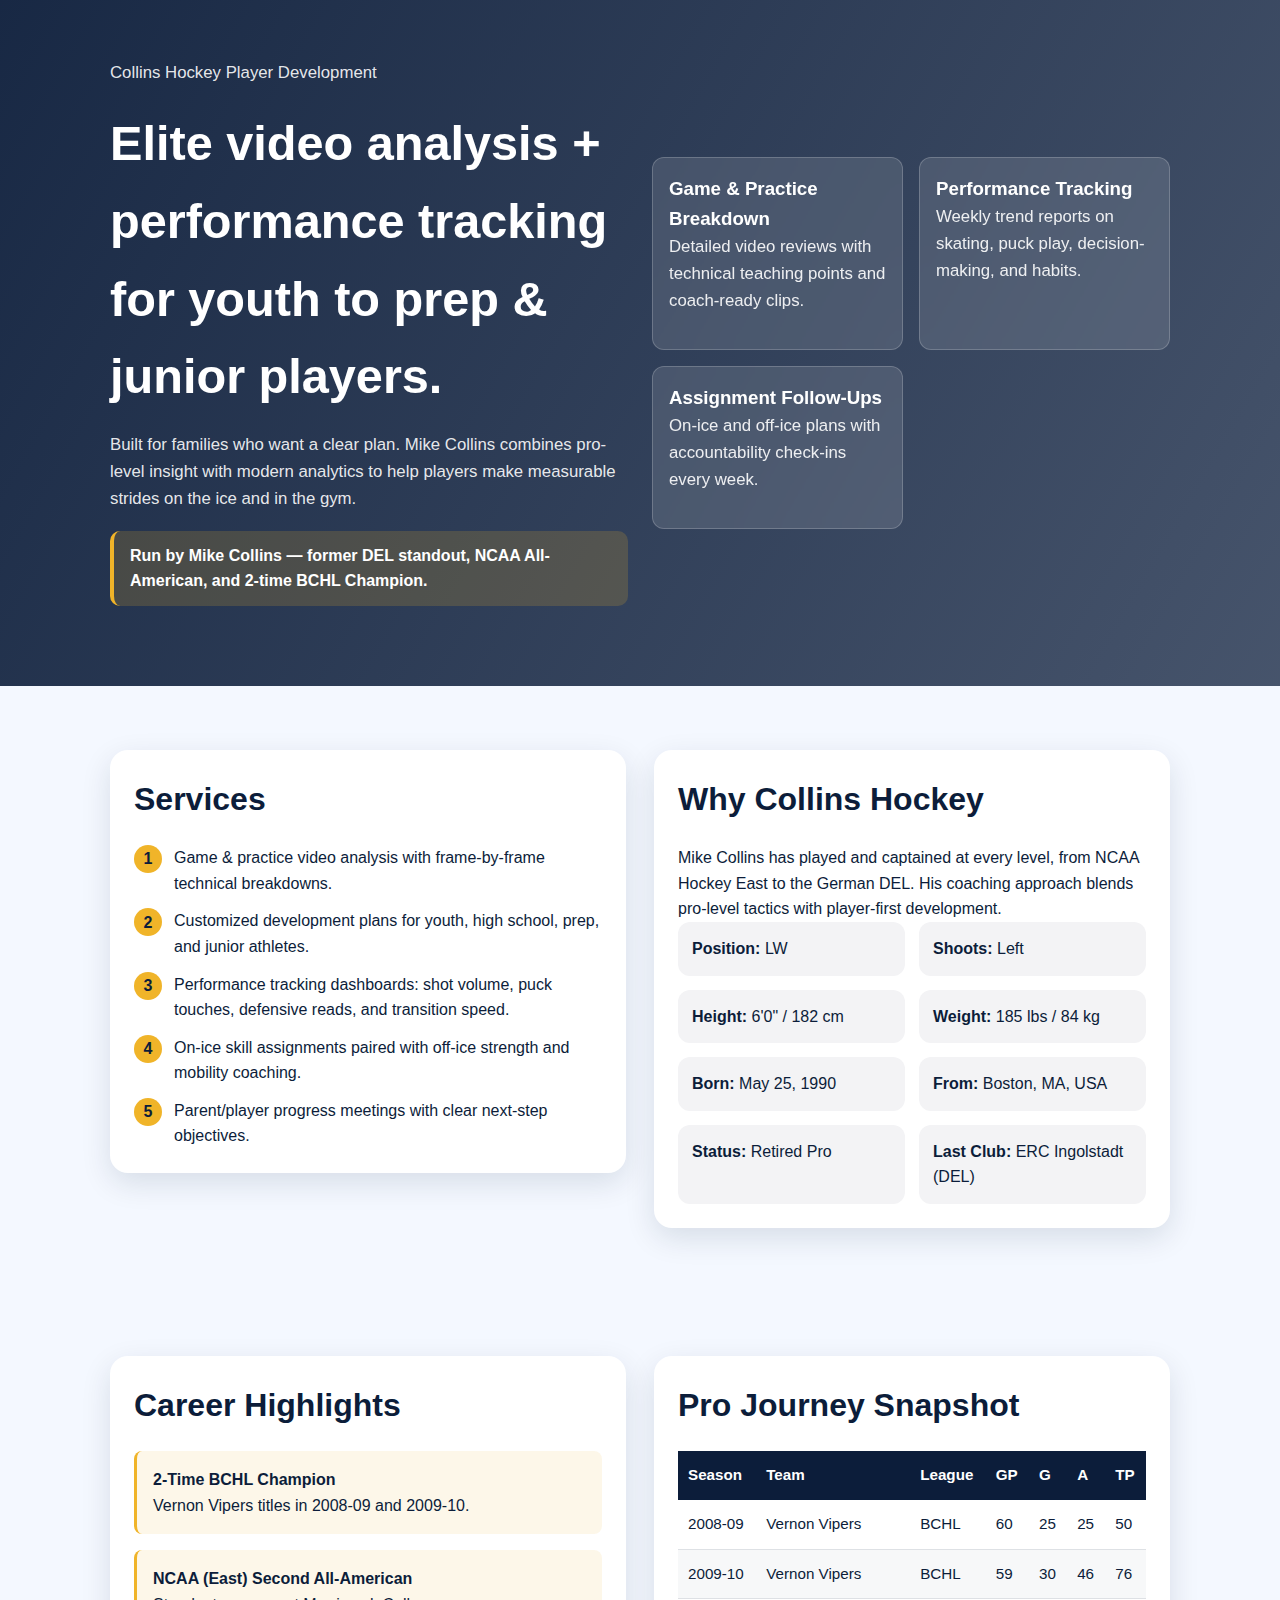
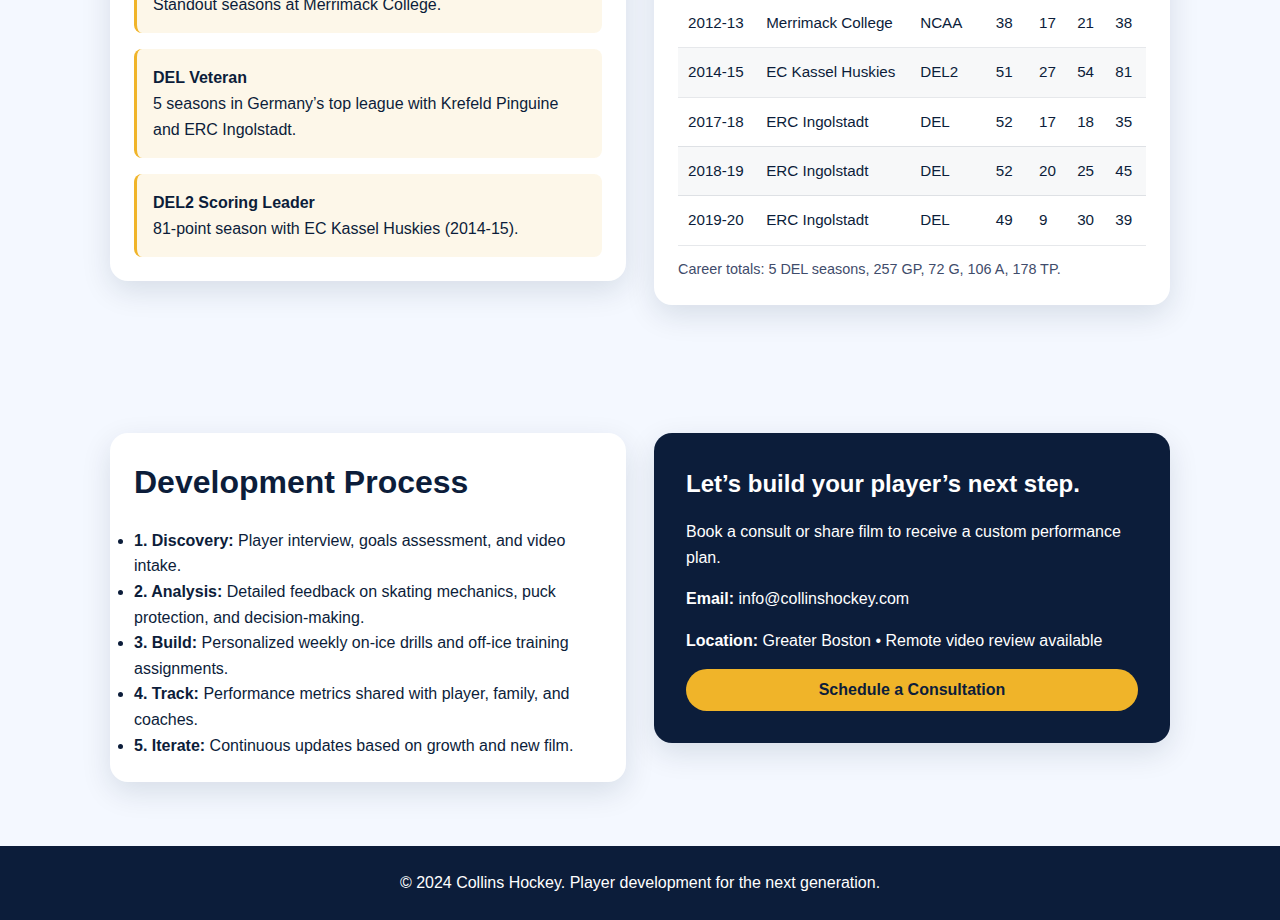
<file: index.html>
<!DOCTYPE html>
<html lang="en">
<head>
  <meta charset="UTF-8" />
  <meta name="viewport" content="width=device-width, initial-scale=1.0" />
  <title>Collins Hockey | Player Development & Video Analysis</title>
  <style>
    :root {
      color-scheme: light;
      --navy: #0c1d3a;
      --ice: #f4f8ff;
      --slate: #3f4c6b;
      --gold: #f0b429;
      --white: #ffffff;
      --shadow: 0 10px 30px rgba(12, 29, 58, 0.12);
    }

    * {
      box-sizing: border-box;
      margin: 0;
      padding: 0;
    }

    body {
      font-family: "Segoe UI", "Helvetica Neue", Arial, sans-serif;
      background: var(--ice);
      color: var(--navy);
      line-height: 1.6;
    }

    header {
      background: linear-gradient(120deg, rgba(12, 29, 58, 0.95), rgba(12, 29, 58, 0.75)),
        url("https://images.unsplash.com/photo-1511512578047-dfb367046420?auto=format&fit=crop&w=1600&q=80") center/cover;
      color: var(--white);
      padding: 60px 20px 80px;
    }

    .container {
      max-width: 1100px;
      margin: 0 auto;
      padding: 0 20px;
    }

    .hero {
      display: grid;
      gap: 24px;
      grid-template-columns: repeat(auto-fit, minmax(280px, 1fr));
      align-items: center;
    }

    .hero h1 {
      font-size: clamp(2.2rem, 3.8vw, 3.4rem);
      margin-bottom: 16px;
    }

    .hero p {
      font-size: 1.05rem;
      margin-bottom: 18px;
      color: rgba(255, 255, 255, 0.9);
    }

    .hero .highlight {
      background: rgba(240, 180, 41, 0.18);
      border-left: 4px solid var(--gold);
      padding: 12px 16px;
      border-radius: 10px;
      font-weight: 600;
    }

    .callouts {
      display: grid;
      gap: 16px;
      grid-template-columns: repeat(auto-fit, minmax(200px, 1fr));
      margin-top: 20px;
    }

    .callout {
      background: rgba(255, 255, 255, 0.12);
      padding: 16px;
      border-radius: 12px;
      backdrop-filter: blur(8px);
      border: 1px solid rgba(255, 255, 255, 0.2);
    }

    section {
      padding: 64px 0;
    }

    .section-title {
      font-size: 2rem;
      margin-bottom: 20px;
    }

    .grid-2 {
      display: grid;
      gap: 28px;
      grid-template-columns: repeat(auto-fit, minmax(260px, 1fr));
      align-items: start;
    }

    .card {
      background: var(--white);
      border-radius: 18px;
      padding: 24px;
      box-shadow: var(--shadow);
    }

    .card h3 {
      margin-bottom: 12px;
    }

    .services ul,
    .details ul {
      list-style: none;
      display: grid;
      gap: 12px;
    }

    .services li {
      display: flex;
      gap: 12px;
      align-items: flex-start;
    }

    .services span {
      background: var(--gold);
      color: var(--navy);
      font-weight: 700;
      border-radius: 999px;
      width: 28px;
      height: 28px;
      display: inline-flex;
      align-items: center;
      justify-content: center;
      flex-shrink: 0;
    }

    .bio-grid {
      display: grid;
      gap: 14px;
      grid-template-columns: repeat(auto-fit, minmax(160px, 1fr));
    }

    .bio-item {
      background: rgba(12, 29, 58, 0.05);
      padding: 14px;
      border-radius: 12px;
    }

    table {
      width: 100%;
      border-collapse: collapse;
      font-size: 0.95rem;
    }

    thead {
      background: var(--navy);
      color: var(--white);
    }

    th,
    td {
      padding: 12px 10px;
      text-align: left;
      border-bottom: 1px solid rgba(12, 29, 58, 0.1);
    }

    tbody tr:nth-child(even) {
      background: rgba(12, 29, 58, 0.03);
    }

    .timeline {
      display: grid;
      gap: 16px;
    }

    .timeline-item {
      padding: 16px;
      border-left: 3px solid var(--gold);
      background: rgba(240, 180, 41, 0.1);
      border-radius: 8px;
    }

    .cta {
      background: var(--navy);
      color: var(--white);
      border-radius: 18px;
      padding: 32px;
      display: grid;
      gap: 16px;
      box-shadow: var(--shadow);
    }

    .cta button {
      background: var(--gold);
      color: var(--navy);
      border: none;
      padding: 12px 20px;
      border-radius: 999px;
      font-weight: 700;
      font-size: 1rem;
    }

    footer {
      background: var(--navy);
      color: var(--white);
      padding: 24px 20px;
      text-align: center;
    }

    .small {
      font-size: 0.9rem;
      color: var(--slate);
    }

    @media (max-width: 768px) {
      header {
        padding-top: 40px;
        padding-bottom: 60px;
      }

      .cta {
        text-align: center;
      }
    }
  </style>
</head>
<body>
  <header>
    <div class="container hero">
      <div>
        <p class="small">Collins Hockey Player Development</p>
        <h1>Elite video analysis + performance tracking for youth to prep &amp; junior players.</h1>
        <p>
          Built for families who want a clear plan. Mike Collins combines pro-level insight with
          modern analytics to help players make measurable strides on the ice and in the gym.
        </p>
        <div class="highlight">Run by Mike Collins — former DEL standout, NCAA All-American, and 2-time BCHL Champion.</div>
      </div>
      <div class="callouts">
        <div class="callout">
          <h3>Game &amp; Practice Breakdown</h3>
          <p>Detailed video reviews with technical teaching points and coach-ready clips.</p>
        </div>
        <div class="callout">
          <h3>Performance Tracking</h3>
          <p>Weekly trend reports on skating, puck play, decision-making, and habits.</p>
        </div>
        <div class="callout">
          <h3>Assignment Follow-Ups</h3>
          <p>On-ice and off-ice plans with accountability check-ins every week.</p>
        </div>
      </div>
    </div>
  </header>

  <section>
    <div class="container grid-2">
      <div class="card services">
        <h2 class="section-title">Services</h2>
        <ul>
          <li><span>1</span>Game &amp; practice video analysis with frame-by-frame technical breakdowns.</li>
          <li><span>2</span>Customized development plans for youth, high school, prep, and junior athletes.</li>
          <li><span>3</span>Performance tracking dashboards: shot volume, puck touches, defensive reads, and transition speed.</li>
          <li><span>4</span>On-ice skill assignments paired with off-ice strength and mobility coaching.</li>
          <li><span>5</span>Parent/player progress meetings with clear next-step objectives.</li>
        </ul>
      </div>
      <div class="card details">
        <h2 class="section-title">Why Collins Hockey</h2>
        <p>
          Mike Collins has played and captained at every level, from NCAA Hockey East to the German DEL.
          His coaching approach blends pro-level tactics with player-first development.
        </p>
        <div class="bio-grid">
          <div class="bio-item"><strong>Position:</strong> LW</div>
          <div class="bio-item"><strong>Shoots:</strong> Left</div>
          <div class="bio-item"><strong>Height:</strong> 6'0" / 182 cm</div>
          <div class="bio-item"><strong>Weight:</strong> 185 lbs / 84 kg</div>
          <div class="bio-item"><strong>Born:</strong> May 25, 1990</div>
          <div class="bio-item"><strong>From:</strong> Boston, MA, USA</div>
          <div class="bio-item"><strong>Status:</strong> Retired Pro</div>
          <div class="bio-item"><strong>Last Club:</strong> ERC Ingolstadt (DEL)</div>
        </div>
      </div>
    </div>
  </section>

  <section>
    <div class="container grid-2">
      <div class="card">
        <h2 class="section-title">Career Highlights</h2>
        <div class="timeline">
          <div class="timeline-item">
            <strong>2-Time BCHL Champion</strong>
            <p>Vernon Vipers titles in 2008-09 and 2009-10.</p>
          </div>
          <div class="timeline-item">
            <strong>NCAA (East) Second All-American</strong>
            <p>Standout seasons at Merrimack College.</p>
          </div>
          <div class="timeline-item">
            <strong>DEL Veteran</strong>
            <p>5 seasons in Germany’s top league with Krefeld Pinguine and ERC Ingolstadt.</p>
          </div>
          <div class="timeline-item">
            <strong>DEL2 Scoring Leader</strong>
            <p>81-point season with EC Kassel Huskies (2014-15).</p>
          </div>
        </div>
      </div>
      <div class="card">
        <h2 class="section-title">Pro Journey Snapshot</h2>
        <table aria-label="Mike Collins professional statistics">
          <thead>
            <tr>
              <th>Season</th>
              <th>Team</th>
              <th>League</th>
              <th>GP</th>
              <th>G</th>
              <th>A</th>
              <th>TP</th>
            </tr>
          </thead>
          <tbody>
            <tr>
              <td>2008-09</td>
              <td>Vernon Vipers</td>
              <td>BCHL</td>
              <td>60</td>
              <td>25</td>
              <td>25</td>
              <td>50</td>
            </tr>
            <tr>
              <td>2009-10</td>
              <td>Vernon Vipers</td>
              <td>BCHL</td>
              <td>59</td>
              <td>30</td>
              <td>46</td>
              <td>76</td>
            </tr>
            <tr>
              <td>2012-13</td>
              <td>Merrimack College</td>
              <td>NCAA</td>
              <td>38</td>
              <td>17</td>
              <td>21</td>
              <td>38</td>
            </tr>
            <tr>
              <td>2014-15</td>
              <td>EC Kassel Huskies</td>
              <td>DEL2</td>
              <td>51</td>
              <td>27</td>
              <td>54</td>
              <td>81</td>
            </tr>
            <tr>
              <td>2017-18</td>
              <td>ERC Ingolstadt</td>
              <td>DEL</td>
              <td>52</td>
              <td>17</td>
              <td>18</td>
              <td>35</td>
            </tr>
            <tr>
              <td>2018-19</td>
              <td>ERC Ingolstadt</td>
              <td>DEL</td>
              <td>52</td>
              <td>20</td>
              <td>25</td>
              <td>45</td>
            </tr>
            <tr>
              <td>2019-20</td>
              <td>ERC Ingolstadt</td>
              <td>DEL</td>
              <td>49</td>
              <td>9</td>
              <td>30</td>
              <td>39</td>
            </tr>
          </tbody>
        </table>
        <p class="small" style="margin-top: 12px;">Career totals: 5 DEL seasons, 257 GP, 72 G, 106 A, 178 TP.</p>
      </div>
    </div>
  </section>

  <section>
    <div class="container grid-2">
      <div class="card">
        <h2 class="section-title">Development Process</h2>
        <ul>
          <li><strong>1. Discovery:</strong> Player interview, goals assessment, and video intake.</li>
          <li><strong>2. Analysis:</strong> Detailed feedback on skating mechanics, puck protection, and decision-making.</li>
          <li><strong>3. Build:</strong> Personalized weekly on-ice drills and off-ice training assignments.</li>
          <li><strong>4. Track:</strong> Performance metrics shared with player, family, and coaches.</li>
          <li><strong>5. Iterate:</strong> Continuous updates based on growth and new film.</li>
        </ul>
      </div>
      <div class="cta">
        <h2>Let’s build your player’s next step.</h2>
        <p>Book a consult or share film to receive a custom performance plan.</p>
        <p><strong>Email:</strong> info@collinshockey.com</p>
        <p><strong>Location:</strong> Greater Boston • Remote video review available</p>
        <button type="button">Schedule a Consultation</button>
      </div>
    </div>
  </section>

  <footer>
    <div class="container">
      <p>© 2024 Collins Hockey. Player development for the next generation.</p>
    </div>
  </footer>
</body>
</html>
</file>
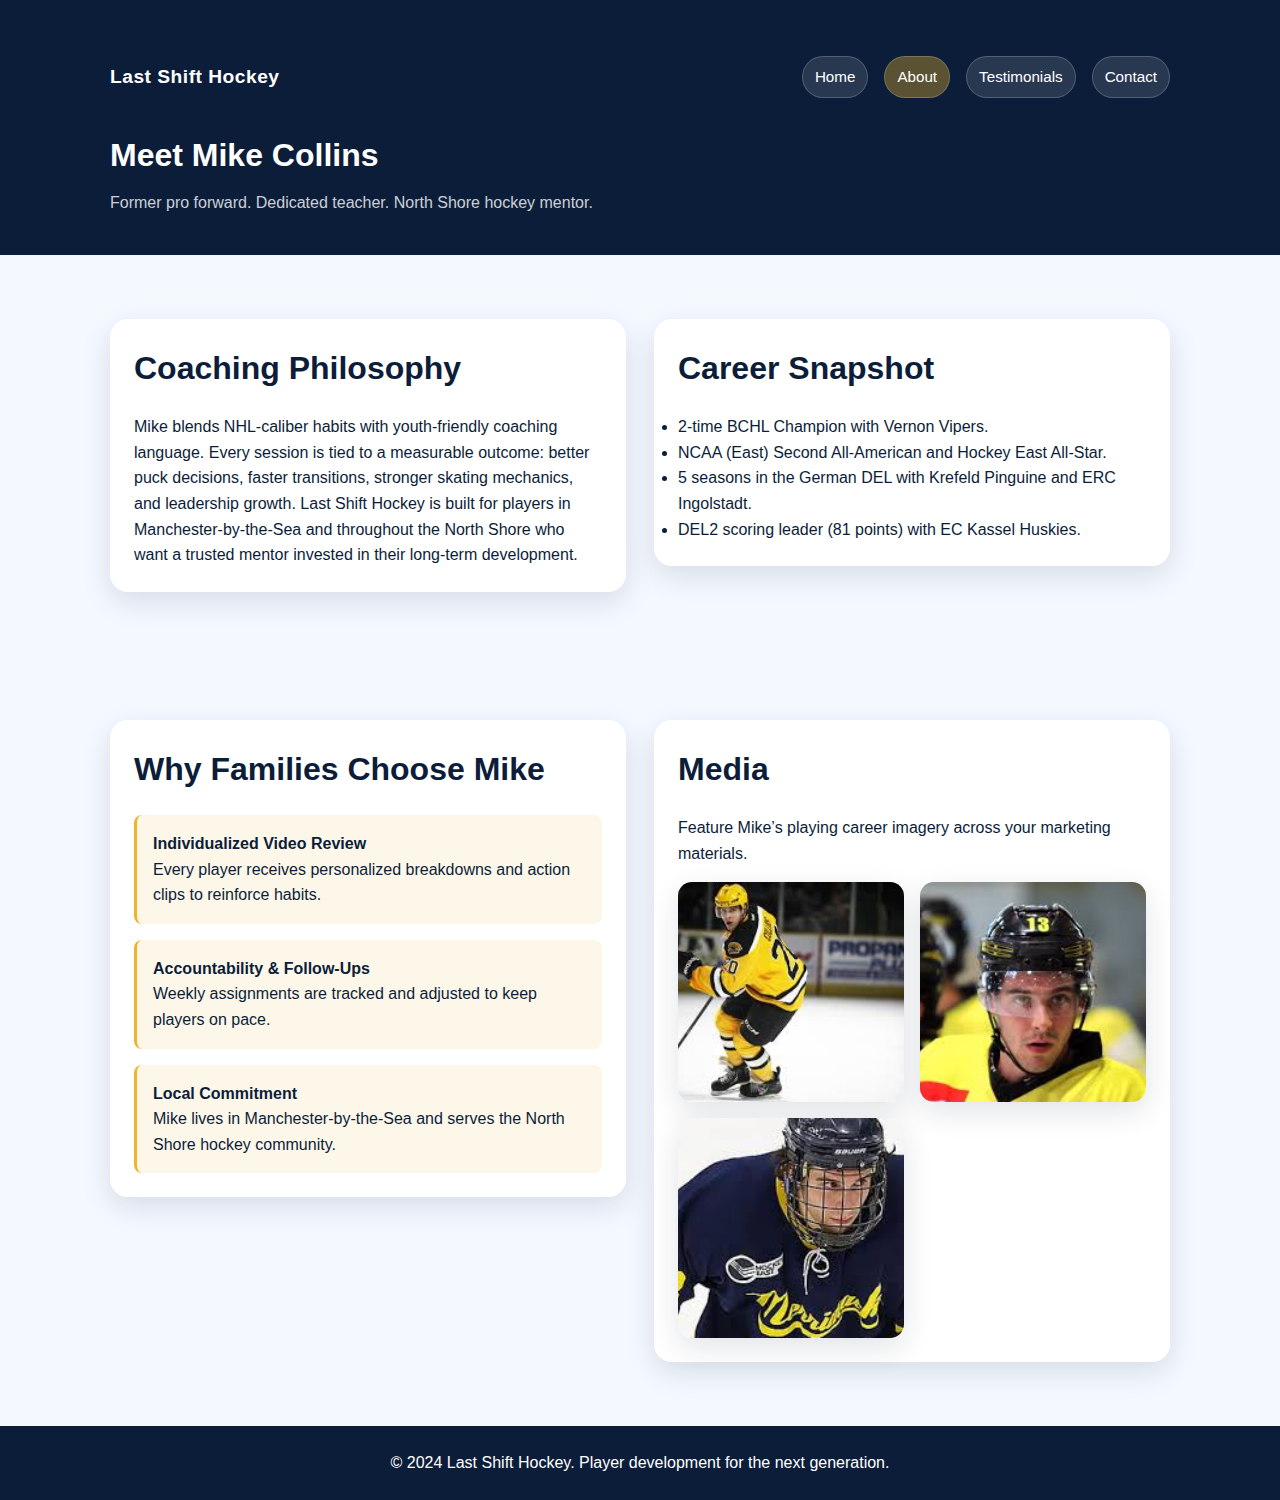
<file: about.html>
<!DOCTYPE html>
<html lang="en">
<head>
  <meta charset="UTF-8" />
  <meta name="viewport" content="width=device-width, initial-scale=1.0" />
  <title>About | Last Shift Hockey</title>
  <link rel="stylesheet" href="site.css" />
</head>
<body>
  <header class="page-hero">
    <div class="container">
      <nav class="site-nav">
        <div class="brand">Last Shift Hockey</div>
        <div class="nav-links">
          <a href="home.html">Home</a>
          <a href="about.html">About</a>
          <a href="testimonials.html">Testimonials</a>
          <a href="contact.html">Contact</a>
        </div>
      </nav>
      <h1>Meet Mike Collins</h1>
      <p class="subtitle">Former pro forward. Dedicated teacher. North Shore hockey mentor.</p>
    </div>
  </header>

  <section>
    <div class="container grid-2">
      <div class="card">
        <h2 class="section-title">Coaching Philosophy</h2>
        <p>
          Mike blends NHL-caliber habits with youth-friendly coaching language. Every session is tied to
          a measurable outcome: better puck decisions, faster transitions, stronger skating mechanics,
          and leadership growth. Last Shift Hockey is built for players in Manchester-by-the-Sea and
          throughout the North Shore who want a trusted mentor invested in their long-term development.
        </p>
      </div>
      <div class="card">
        <h2 class="section-title">Career Snapshot</h2>
        <ul>
          <li>2-time BCHL Champion with Vernon Vipers.</li>
          <li>NCAA (East) Second All-American and Hockey East All-Star.</li>
          <li>5 seasons in the German DEL with Krefeld Pinguine and ERC Ingolstadt.</li>
          <li>DEL2 scoring leader (81 points) with EC Kassel Huskies.</li>
        </ul>
      </div>
    </div>
  </section>

  <section>
    <div class="container grid-2">
      <div class="card">
        <h2 class="section-title">Why Families Choose Mike</h2>
        <div class="timeline">
          <div class="timeline-item">
            <strong>Individualized Video Review</strong>
            <p>Every player receives personalized breakdowns and action clips to reinforce habits.</p>
          </div>
          <div class="timeline-item">
            <strong>Accountability &amp; Follow-Ups</strong>
            <p>Weekly assignments are tracked and adjusted to keep players on pace.</p>
          </div>
          <div class="timeline-item">
            <strong>Local Commitment</strong>
            <p>Mike lives in Manchester-by-the-Sea and serves the North Shore hockey community.</p>
          </div>
        </div>
      </div>
      <div class="card">
        <h2 class="section-title">Media</h2>
        <p>Feature Mike’s playing career imagery across your marketing materials.</p>
        <div class="photo-grid">
          <img src="IMG_2446.jpeg" alt="Mike Collins skating with the puck." />
          <img src="IMG_2447.jpeg" alt="Mike Collins close-up in game action." />
          <img src="IMG_2448.jpeg" alt="Mike Collins in Merrimack uniform." />
        </div>
      </div>
    </div>
  </section>

  <footer>
    <div class="container">
      <p>© 2024 Last Shift Hockey. Player development for the next generation.</p>
    </div>
  </footer>

  <script src="site.js"></script>
</body>
</html>
</file>
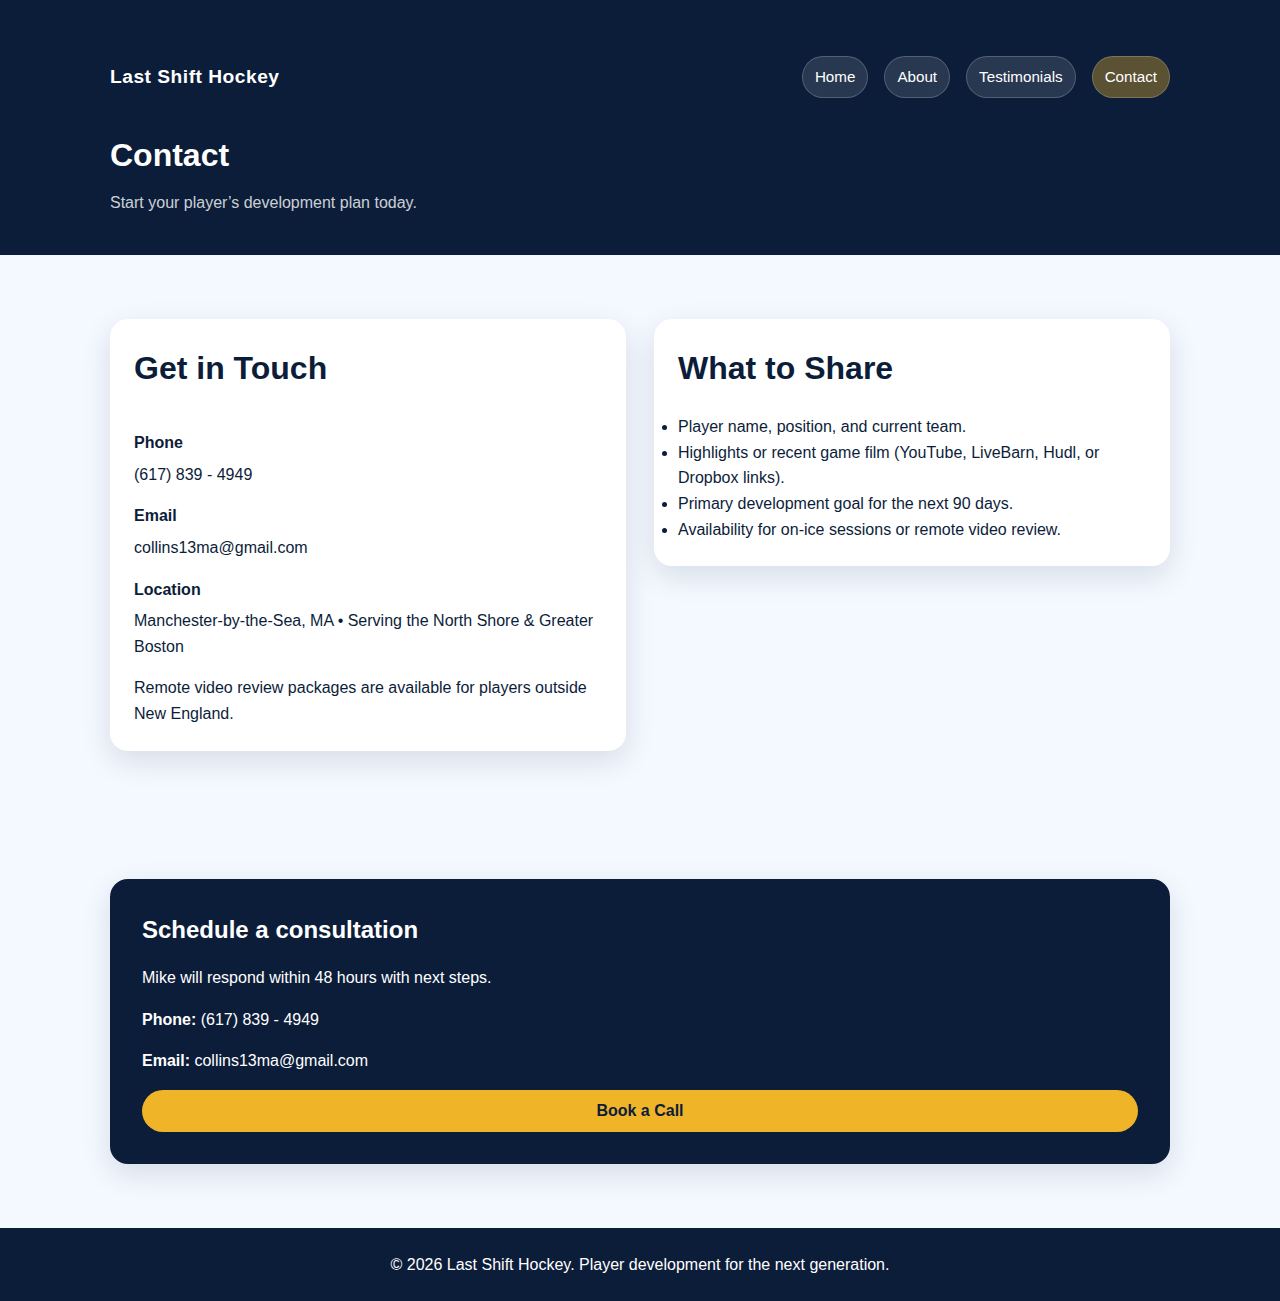
<file: contact.html>
<!DOCTYPE html>
<html lang="en">
<head>
  <meta charset="UTF-8" />
  <meta name="viewport" content="width=device-width, initial-scale=1.0" />
  <title>Contact | Last Shift Hockey</title>
  <link rel="stylesheet" href="site.css" />
</head>
<body>
  <header class="page-hero">
    <div class="container">
      <nav class="site-nav">
        <div class="brand">Last Shift Hockey</div>
        <div class="nav-links">
          <a href="home.html">Home</a>
          <a href="about.html">About</a>
          <a href="testimonials.html">Testimonials</a>
          <a href="contact.html">Contact</a>
        </div>
      </nav>
      <h1>Contact</h1>
      <p class="subtitle">Start your player’s development plan today.</p>
    </div>
  </header>

  <section>
    <div class="container grid-2">
      <div class="card contact-card">
        <h2 class="section-title">Get in Touch</h2>
        <div class="contact-line">
          <strong>Phone</strong>
          <span>(617) 839 - 4949</span>
        </div>
        <div class="contact-line">
          <strong>Email</strong>
          <span>collins13ma@gmail.com</span>
        </div>
        <div class="contact-line">
          <strong>Location</strong>
          <span>Manchester-by-the-Sea, MA • Serving the North Shore &amp; Greater Boston</span>
        </div>
        <p>Remote video review packages are available for players outside New England.</p>
      </div>
      <div class="card">
        <h2 class="section-title">What to Share</h2>
        <ul>
          <li>Player name, position, and current team.</li>
          <li>Highlights or recent game film (YouTube, LiveBarn, Hudl, or Dropbox links).</li>
          <li>Primary development goal for the next 90 days.</li>
          <li>Availability for on-ice sessions or remote video review.</li>
        </ul>
      </div>
    </div>
  </section>

  <section>
    <div class="container">
      <div class="cta">
        <h2>Schedule a consultation</h2>
        <p>Mike will respond within 48 hours with next steps.</p>
        <p><strong>Phone:</strong> (617) 839 - 4949</p>
        <p><strong>Email:</strong> collins13ma@gmail.com</p>
        <button type="button">Book a Call</button>
      </div>
    </div>
  </section>

  <footer>
    <div class="container">
      <p>© 2026 Last Shift Hockey. Player development for the next generation.</p>
    </div>
  </footer>

  <script src="site.js"></script>
</body>
</html>
</file>
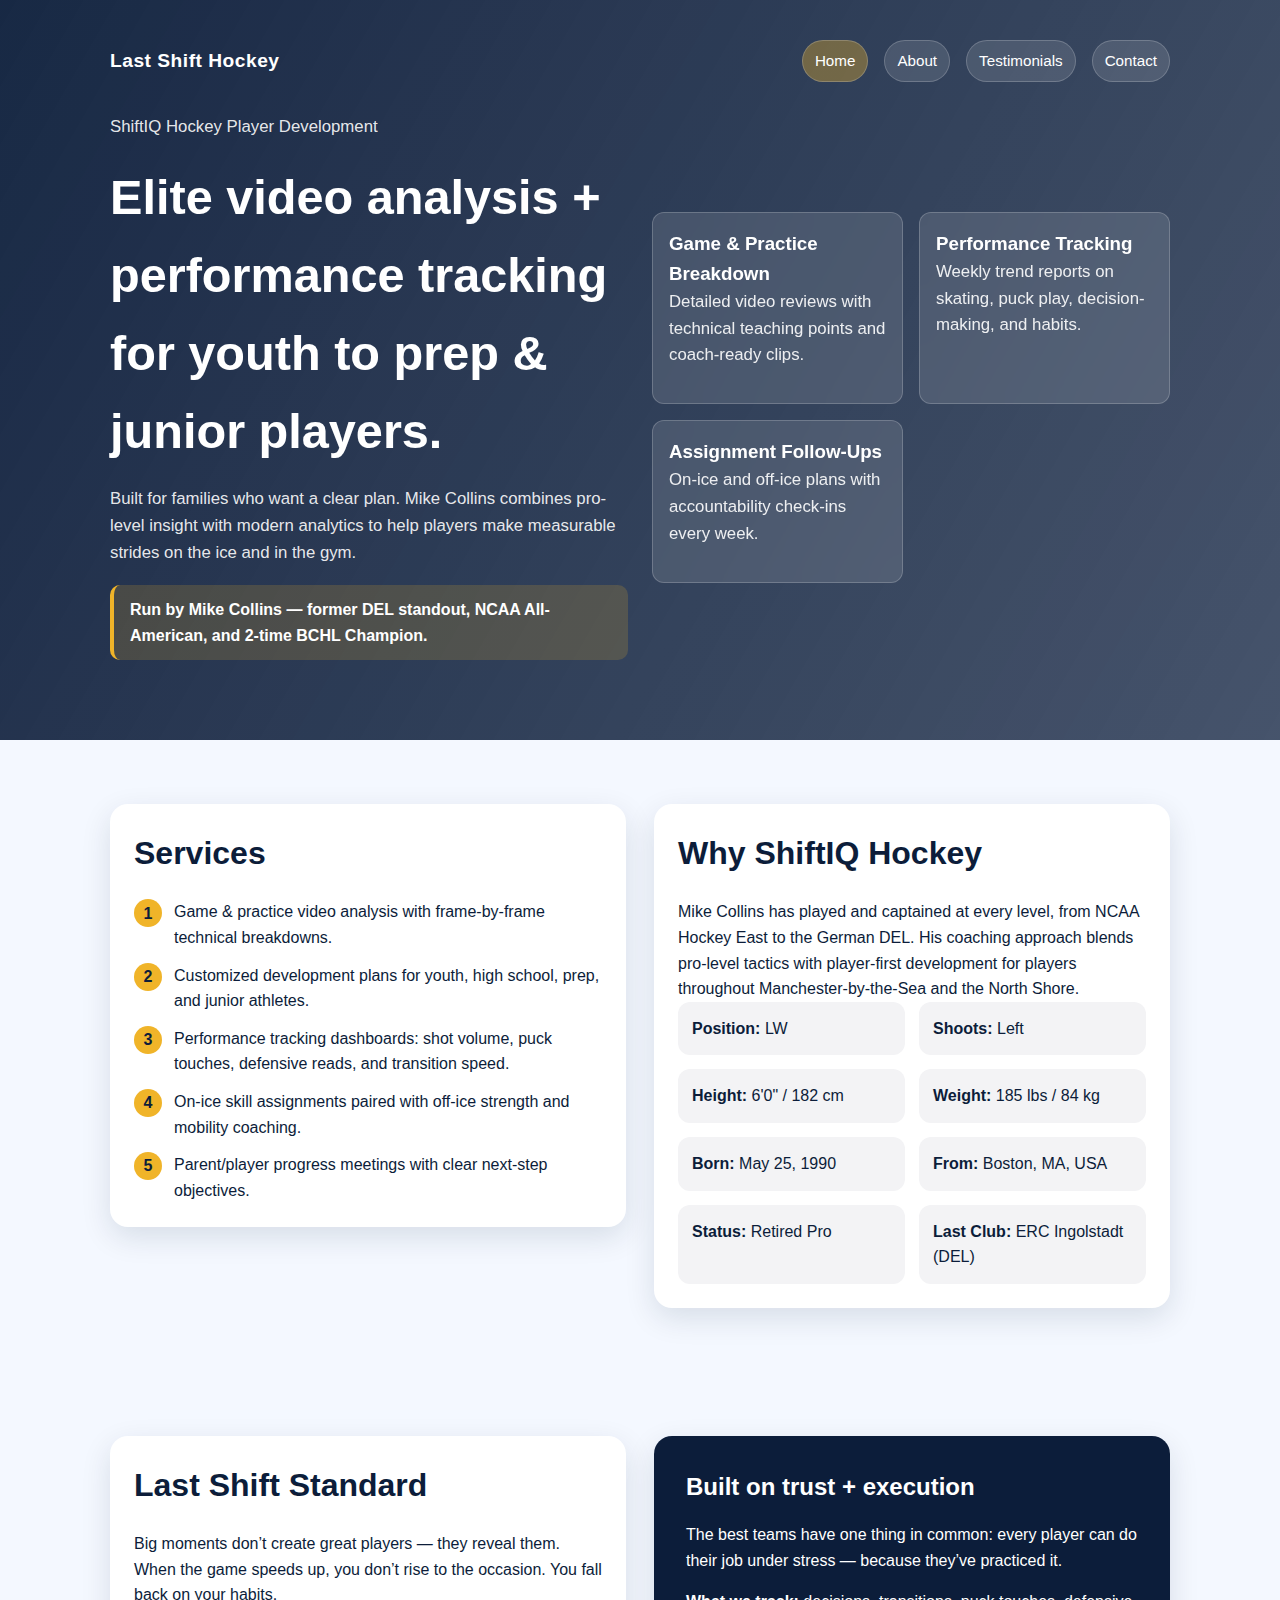
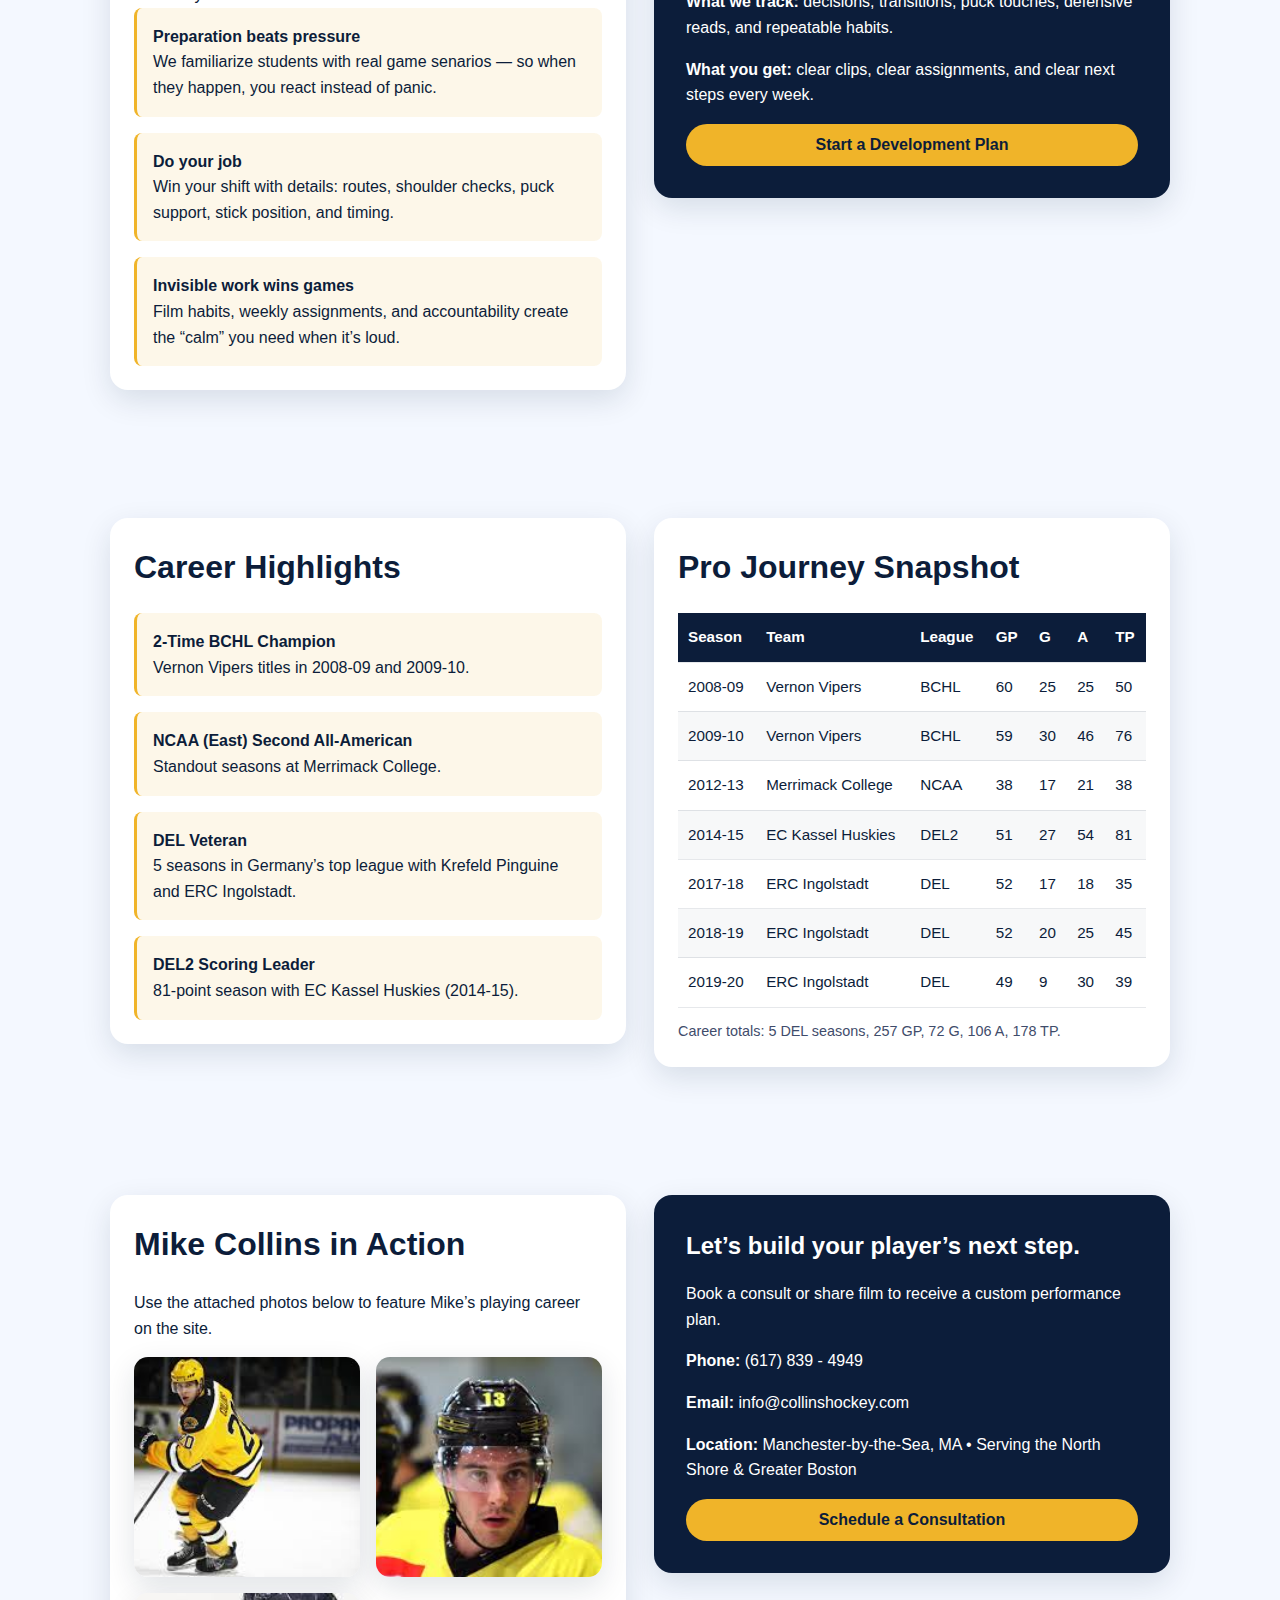
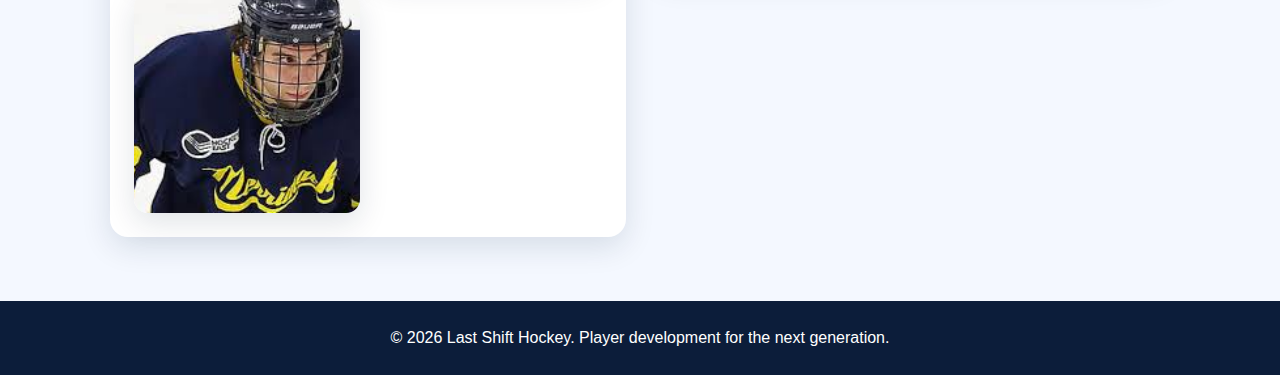
<file: home.html>
<!DOCTYPE html>
<html lang="en">
<head>
  <meta charset="UTF-8" />
  <meta name="viewport" content="width=device-width, initial-scale=1.0" />
  <title>ShiftIQ | Player Development & Video Analysis</title>
  <link rel="stylesheet" href="site.css" />
</head>
<body>
  <header>
    <div class="container">
      <nav class="site-nav">
        <div class="brand">Last Shift Hockey</div>
        <div class="nav-links">
          <a href="home.html">Home</a>
          <a href="about.html">About</a>
          <a href="testimonials.html">Testimonials</a>
          <a href="contact.html">Contact</a>
        </div>
      </nav>
    </div>
    <div class="container hero">
      <div>
        <p class="small">ShiftIQ Hockey Player Development</p>
        <h1>Elite video analysis + performance tracking for youth to prep &amp; junior players.</h1>
        <p>
          Built for families who want a clear plan. Mike Collins combines pro-level insight with
          modern analytics to help players make measurable strides on the ice and in the gym.
        </p>
        <div class="highlight">Run by Mike Collins — former DEL standout, NCAA All-American, and 2-time BCHL Champion.</div>
      </div>
      <div class="callouts">
        <div class="callout">
          <h3>Game &amp; Practice Breakdown</h3>
          <p>Detailed video reviews with technical teaching points and coach-ready clips.</p>
        </div>
        <div class="callout">
          <h3>Performance Tracking</h3>
          <p>Weekly trend reports on skating, puck play, decision-making, and habits.</p>
        </div>
        <div class="callout">
          <h3>Assignment Follow-Ups</h3>
          <p>On-ice and off-ice plans with accountability check-ins every week.</p>
        </div>
      </div>
    </div>
  </header>

  <section>
    <div class="container grid-2">
      <div class="card services">
        <h2 class="section-title">Services</h2>
        <ul>
          <li><span>1</span>Game &amp; practice video analysis with frame-by-frame technical breakdowns.</li>
          <li><span>2</span>Customized development plans for youth, high school, prep, and junior athletes.</li>
          <li><span>3</span>Performance tracking dashboards: shot volume, puck touches, defensive reads, and transition speed.</li>
          <li><span>4</span>On-ice skill assignments paired with off-ice strength and mobility coaching.</li>
          <li><span>5</span>Parent/player progress meetings with clear next-step objectives.</li>
        </ul>
      </div>
      <div class="card details">
        <h2 class="section-title">Why ShiftIQ Hockey</h2>
        <p>
          Mike Collins has played and captained at every level, from NCAA Hockey East to the German DEL.
          His coaching approach blends pro-level tactics with player-first development for players throughout
          Manchester-by-the-Sea and the North Shore.
        </p>
        <div class="bio-grid">
          <div class="bio-item"><strong>Position:</strong> LW</div>
          <div class="bio-item"><strong>Shoots:</strong> Left</div>
          <div class="bio-item"><strong>Height:</strong> 6'0" / 182 cm</div>
          <div class="bio-item"><strong>Weight:</strong> 185 lbs / 84 kg</div>
          <div class="bio-item"><strong>Born:</strong> May 25, 1990</div>
          <div class="bio-item"><strong>From:</strong> Boston, MA, USA</div>
          <div class="bio-item"><strong>Status:</strong> Retired Pro</div>
          <div class="bio-item"><strong>Last Club:</strong> ERC Ingolstadt (DEL)</div>
        </div>
      </div>
    </div>
  </section>

  <section>
  <div class="container grid-2">
    <div class="card">
      <h2 class="section-title">Last Shift Standard</h2>
      <p>
        Big moments don’t create great players — they reveal them. When the game speeds up, you don’t rise to the occasion.
        You fall back on your habits.
      </p>
      <div class="timeline">
        <div class="timeline-item">
          <strong>Preparation beats pressure</strong>
          <p>We familiarize students with real game senarios — so when they happen, you react instead of panic.</p>
        </div>
        <div class="timeline-item">
          <strong>Do your job</strong>
          <p>Win your shift with details: routes, shoulder checks, puck support, stick position, and timing.</p>
        </div>
        <div class="timeline-item">
          <strong>Invisible work wins games</strong>
          <p>Film habits, weekly assignments, and accountability create the “calm” you need when it’s loud.</p>
        </div>
      </div>
    </div>

    <div class="cta">
      <h2>Built on trust + execution</h2>
      <p>
        The best teams have one thing in common: every player can do their job under stress — because they’ve practiced it.
      </p>
      <p><strong>What we track:</strong> decisions, transitions, puck touches, defensive reads, and repeatable habits.</p>
      <p><strong>What you get:</strong> clear clips, clear assignments, and clear next steps every week.</p>
      <button type="button">Start a Development Plan</button>
    </div>
  </div>
</section>


  <section>
    <div class="container grid-2">
      <div class="card">
        <h2 class="section-title">Career Highlights</h2>
        <div class="timeline">
          <div class="timeline-item">
            <strong>2-Time BCHL Champion</strong>
            <p>Vernon Vipers titles in 2008-09 and 2009-10.</p>
          </div>
          <div class="timeline-item">
            <strong>NCAA (East) Second All-American</strong>
            <p>Standout seasons at Merrimack College.</p>
          </div>
          <div class="timeline-item">
            <strong>DEL Veteran</strong>
            <p>5 seasons in Germany’s top league with Krefeld Pinguine and ERC Ingolstadt.</p>
          </div>
          <div class="timeline-item">
            <strong>DEL2 Scoring Leader</strong>
            <p>81-point season with EC Kassel Huskies (2014-15).</p>
          </div>
        </div>
      </div>
      <div class="card">
        <h2 class="section-title">Pro Journey Snapshot</h2>
        <table aria-label="Mike Collins professional statistics">
          <thead>
            <tr>
              <th>Season</th>
              <th>Team</th>
              <th>League</th>
              <th>GP</th>
              <th>G</th>
              <th>A</th>
              <th>TP</th>
            </tr>
          </thead>
          <tbody>
            <tr>
              <td>2008-09</td>
              <td>Vernon Vipers</td>
              <td>BCHL</td>
              <td>60</td>
              <td>25</td>
              <td>25</td>
              <td>50</td>
            </tr>
            <tr>
              <td>2009-10</td>
              <td>Vernon Vipers</td>
              <td>BCHL</td>
              <td>59</td>
              <td>30</td>
              <td>46</td>
              <td>76</td>
            </tr>
            <tr>
              <td>2012-13</td>
              <td>Merrimack College</td>
              <td>NCAA</td>
              <td>38</td>
              <td>17</td>
              <td>21</td>
              <td>38</td>
            </tr>
            <tr>
              <td>2014-15</td>
              <td>EC Kassel Huskies</td>
              <td>DEL2</td>
              <td>51</td>
              <td>27</td>
              <td>54</td>
              <td>81</td>
            </tr>
            <tr>
              <td>2017-18</td>
              <td>ERC Ingolstadt</td>
              <td>DEL</td>
              <td>52</td>
              <td>17</td>
              <td>18</td>
              <td>35</td>
            </tr>
            <tr>
              <td>2018-19</td>
              <td>ERC Ingolstadt</td>
              <td>DEL</td>
              <td>52</td>
              <td>20</td>
              <td>25</td>
              <td>45</td>
            </tr>
            <tr>
              <td>2019-20</td>
              <td>ERC Ingolstadt</td>
              <td>DEL</td>
              <td>49</td>
              <td>9</td>
              <td>30</td>
              <td>39</td>
            </tr>
          </tbody>
        </table>
        <p class="small" style="margin-top: 12px;">Career totals: 5 DEL seasons, 257 GP, 72 G, 106 A, 178 TP.</p>
      </div>
    </div>
  </section>

  <section>
    <div class="container grid-2">
      <div class="card">
        <h2 class="section-title">Mike Collins in Action</h2>
        <p>Use the attached photos below to feature Mike’s playing career on the site.</p>
        <div class="photo-grid">
          <img src="IMG_2446.jpeg" alt="Mike Collins skating with the puck." />
          <img src="IMG_2447.jpeg" alt="Mike Collins close-up in game action." />
          <img src="IMG_2448.jpeg" alt="Mike Collins in Merrimack uniform." />
        </div>
      </div>
      <div class="cta">
        <h2>Let’s build your player’s next step.</h2>
        <p>Book a consult or share film to receive a custom performance plan.</p>
        <p><strong>Phone:</strong> (617) 839 - 4949</p>
        <p><strong>Email:</strong> info@collinshockey.com</p>
        <p><strong>Location:</strong> Manchester-by-the-Sea, MA • Serving the North Shore &amp; Greater Boston</p>
        <button type="button">Schedule a Consultation</button>
      </div>
    </div>
  </section>

  <footer>
    <div class="container">
      <p>© 2026 Last Shift Hockey. Player development for the next generation.</p>
    </div>
  </footer>

  <script src="site.js"></script>
</body>
</html>
</file>
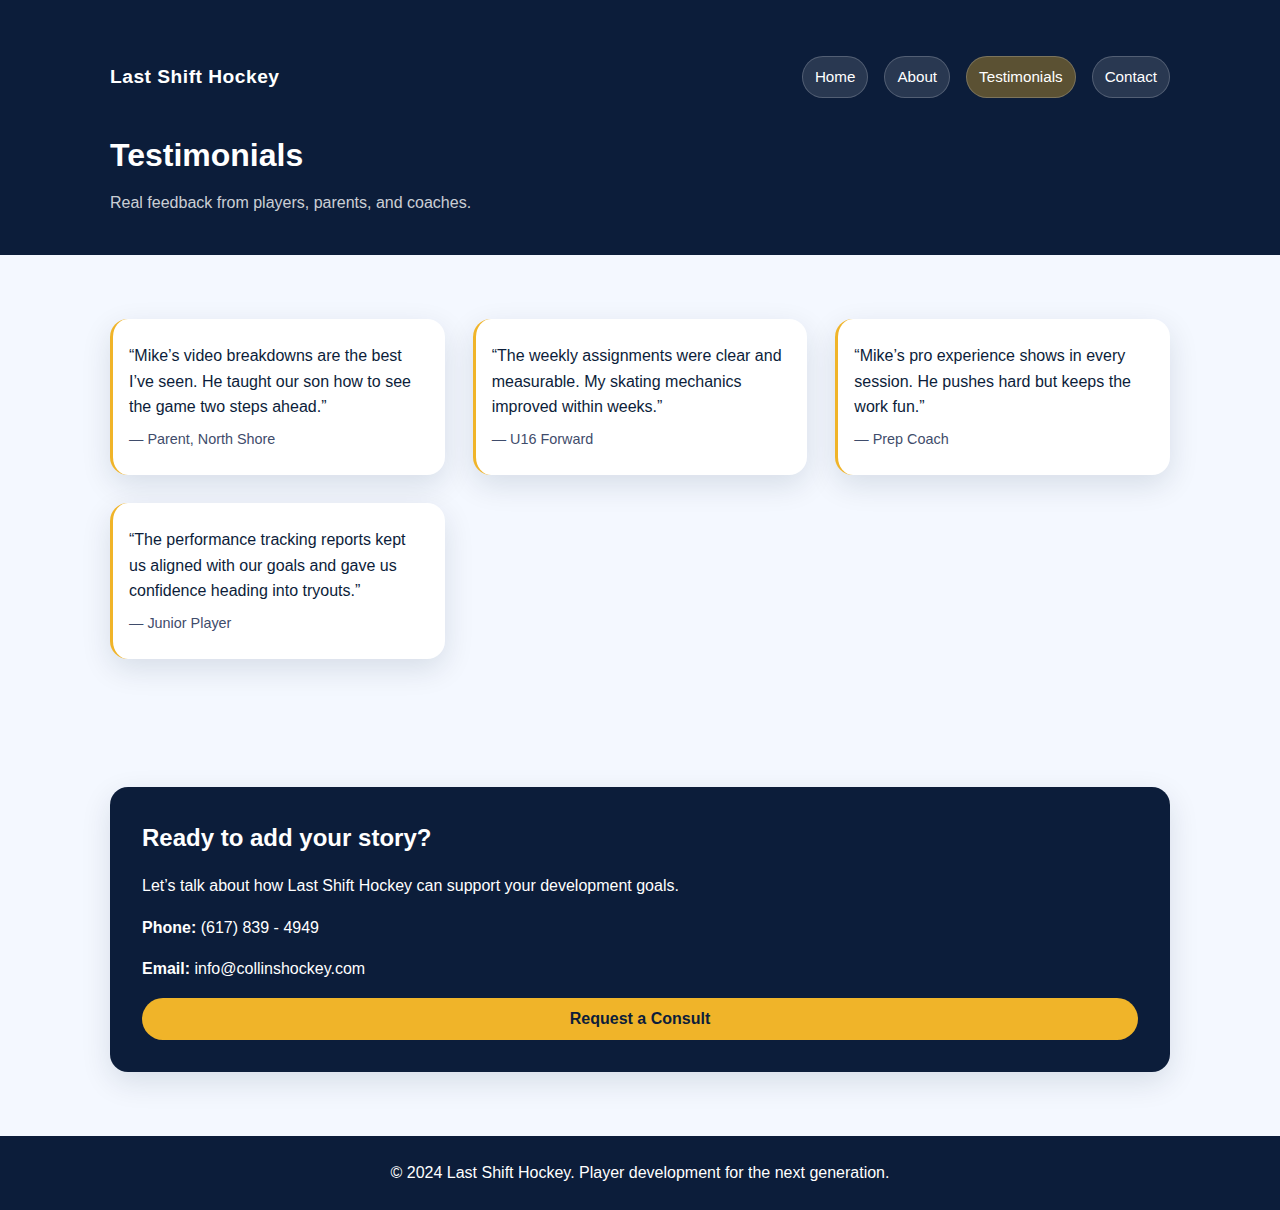
<file: testimonials.html>
<!DOCTYPE html>
<html lang="en">
<head>
  <meta charset="UTF-8" />
  <meta name="viewport" content="width=device-width, initial-scale=1.0" />
  <title>Testimonials | Last Shift Hockey</title>
  <link rel="stylesheet" href="site.css" />
</head>
<body>
  <header class="page-hero">
    <div class="container">
      <nav class="site-nav">
        <div class="brand">Last Shift Hockey</div>
        <div class="nav-links">
          <a href="home.html">Home</a>
          <a href="about.html">About</a>
          <a href="testimonials.html">Testimonials</a>
          <a href="contact.html">Contact</a>
        </div>
      </nav>
      <h1>Testimonials</h1>
      <p class="subtitle">Real feedback from players, parents, and coaches.</p>
    </div>
  </header>

  <section>
    <div class="container grid-2">
      <div class="card testimonial">
        <p>“Mike’s video breakdowns are the best I’ve seen. He taught our son how to see the game two steps ahead.”</p>
        <p class="small">— Parent, North Shore</p>
      </div>
      <div class="card testimonial">
        <p>“The weekly assignments were clear and measurable. My skating mechanics improved within weeks.”</p>
        <p class="small">— U16 Forward</p>
      </div>
      <div class="card testimonial">
        <p>“Mike’s pro experience shows in every session. He pushes hard but keeps the work fun.”</p>
        <p class="small">— Prep Coach</p>
      </div>
      <div class="card testimonial">
        <p>“The performance tracking reports kept us aligned with our goals and gave us confidence heading into tryouts.”</p>
        <p class="small">— Junior Player</p>
      </div>
    </div>
  </section>

  <section>
    <div class="container">
      <div class="cta">
        <h2>Ready to add your story?</h2>
        <p>Let’s talk about how Last Shift Hockey can support your development goals.</p>
        <p><strong>Phone:</strong> (617) 839 - 4949</p>
        <p><strong>Email:</strong> info@collinshockey.com</p>
        <button type="button">Request a Consult</button>
      </div>
    </div>
  </section>

  <footer>
    <div class="container">
      <p>© 2024 Last Shift Hockey. Player development for the next generation.</p>
    </div>
  </footer>

  <script src="site.js"></script>
</body>
</html>
</file>
<file: site.css>
:root {
  color-scheme: light;
  --navy: #0c1d3a;
  --ice: #f4f8ff;
  --slate: #3f4c6b;
  --gold: #f0b429;
  --white: #ffffff;
  --shadow: 0 10px 30px rgba(12, 29, 58, 0.12);
}

* {
  box-sizing: border-box;
  margin: 0;
  padding: 0;
}

body {
  font-family: "Segoe UI", "Helvetica Neue", Arial, sans-serif;
  background: var(--ice);
  color: var(--navy);
  line-height: 1.6;
}

a {
  color: inherit;
  text-decoration: none;
}

img {
  max-width: 100%;
  display: block;
}

header {
  background: linear-gradient(120deg, rgba(12, 29, 58, 0.95), rgba(12, 29, 58, 0.75)),
    url("https://images.unsplash.com/photo-1519681393784-d120267933ba?auto=format&fit=crop&w=1600&q=80") center/cover;
  color: var(--white);
  padding: 24px 0 80px;
}

.container {
  max-width: 1100px;
  margin: 0 auto;
  padding: 0 20px;
}

.site-nav {
  display: flex;
  align-items: center;
  justify-content: space-between;
  padding: 16px 0 32px;
  gap: 16px;
}

.brand {
  font-weight: 700;
  font-size: 1.2rem;
  letter-spacing: 0.5px;
}

.nav-links {
  display: flex;
  gap: 16px;
  flex-wrap: wrap;
  font-size: 0.95rem;
}

.nav-links a {
  padding: 8px 12px;
  border-radius: 999px;
  background: rgba(255, 255, 255, 0.12);
  border: 1px solid rgba(255, 255, 255, 0.2);
  transition: background 0.2s ease;
}

.nav-links a.active,
.nav-links a:hover {
  background: rgba(240, 180, 41, 0.35);
}

.hero {
  display: grid;
  gap: 24px;
  grid-template-columns: repeat(auto-fit, minmax(280px, 1fr));
  align-items: center;
}

.hero h1 {
  font-size: clamp(2.2rem, 3.8vw, 3.4rem);
  margin-bottom: 16px;
}

.hero p {
  font-size: 1.05rem;
  margin-bottom: 18px;
  color: rgba(255, 255, 255, 0.9);
}

.hero .highlight {
  background: rgba(240, 180, 41, 0.18);
  border-left: 4px solid var(--gold);
  padding: 12px 16px;
  border-radius: 10px;
  font-weight: 600;
}

.callouts {
  display: grid;
  gap: 16px;
  grid-template-columns: repeat(auto-fit, minmax(200px, 1fr));
  margin-top: 20px;
}

.callout {
  background: rgba(255, 255, 255, 0.12);
  padding: 16px;
  border-radius: 12px;
  backdrop-filter: blur(8px);
  border: 1px solid rgba(255, 255, 255, 0.2);
}

section {
  padding: 64px 0;
}

.section-title {
  font-size: 2rem;
  margin-bottom: 20px;
}

.grid-2 {
  display: grid;
  gap: 28px;
  grid-template-columns: repeat(auto-fit, minmax(260px, 1fr));
  align-items: start;
}

.card {
  background: var(--white);
  border-radius: 18px;
  padding: 24px;
  box-shadow: var(--shadow);
}

.card h3 {
  margin-bottom: 12px;
}

.services ul,
.details ul {
  list-style: none;
  display: grid;
  gap: 12px;
}

.services li {
  display: flex;
  gap: 12px;
  align-items: flex-start;
}

.services span {
  background: var(--gold);
  color: var(--navy);
  font-weight: 700;
  border-radius: 999px;
  width: 28px;
  height: 28px;
  display: inline-flex;
  align-items: center;
  justify-content: center;
  flex-shrink: 0;
}

.bio-grid {
  display: grid;
  gap: 14px;
  grid-template-columns: repeat(auto-fit, minmax(160px, 1fr));
}

.bio-item {
  background: rgba(12, 29, 58, 0.05);
  padding: 14px;
  border-radius: 12px;
}

table {
  width: 100%;
  border-collapse: collapse;
  font-size: 0.95rem;
}

thead {
  background: var(--navy);
  color: var(--white);
}

th,
td {
  padding: 12px 10px;
  text-align: left;
  border-bottom: 1px solid rgba(12, 29, 58, 0.1);
}

tbody tr:nth-child(even) {
  background: rgba(12, 29, 58, 0.03);
}

.timeline {
  display: grid;
  gap: 16px;
}

.timeline-item {
  padding: 16px;
  border-left: 3px solid var(--gold);
  background: rgba(240, 180, 41, 0.1);
  border-radius: 8px;
}

.photo-grid {
  display: grid;
  gap: 16px;
  grid-template-columns: repeat(auto-fit, minmax(200px, 1fr));
  margin-top: 16px;
}

.photo-grid img {
  width: 100%;
  border-radius: 14px;
  object-fit: cover;
  height: 220px;
  box-shadow: var(--shadow);
}

.cta {
  background: var(--navy);
  color: var(--white);
  border-radius: 18px;
  padding: 32px;
  display: grid;
  gap: 16px;
  box-shadow: var(--shadow);
}

.cta button {
  background: var(--gold);
  color: var(--navy);
  border: none;
  padding: 12px 20px;
  border-radius: 999px;
  font-weight: 700;
  font-size: 1rem;
}

.contact-card {
  display: grid;
  gap: 16px;
}

.contact-line {
  display: grid;
  gap: 6px;
}

footer {
  background: var(--navy);
  color: var(--white);
  padding: 24px 20px;
  text-align: center;
}

.small {
  font-size: 0.9rem;
  color: var(--slate);
}

.page-hero {
  background: var(--navy);
  color: var(--white);
  padding: 40px 0;
}

.page-hero .subtitle {
  color: rgba(255, 255, 255, 0.8);
  margin-top: 8px;
}

.testimonial {
  border-left: 3px solid var(--gold);
  padding-left: 16px;
  display: grid;
  gap: 8px;
}

@media (max-width: 768px) {
  header {
    padding-bottom: 60px;
  }

  .cta {
    text-align: center;
  }
}
</file>
